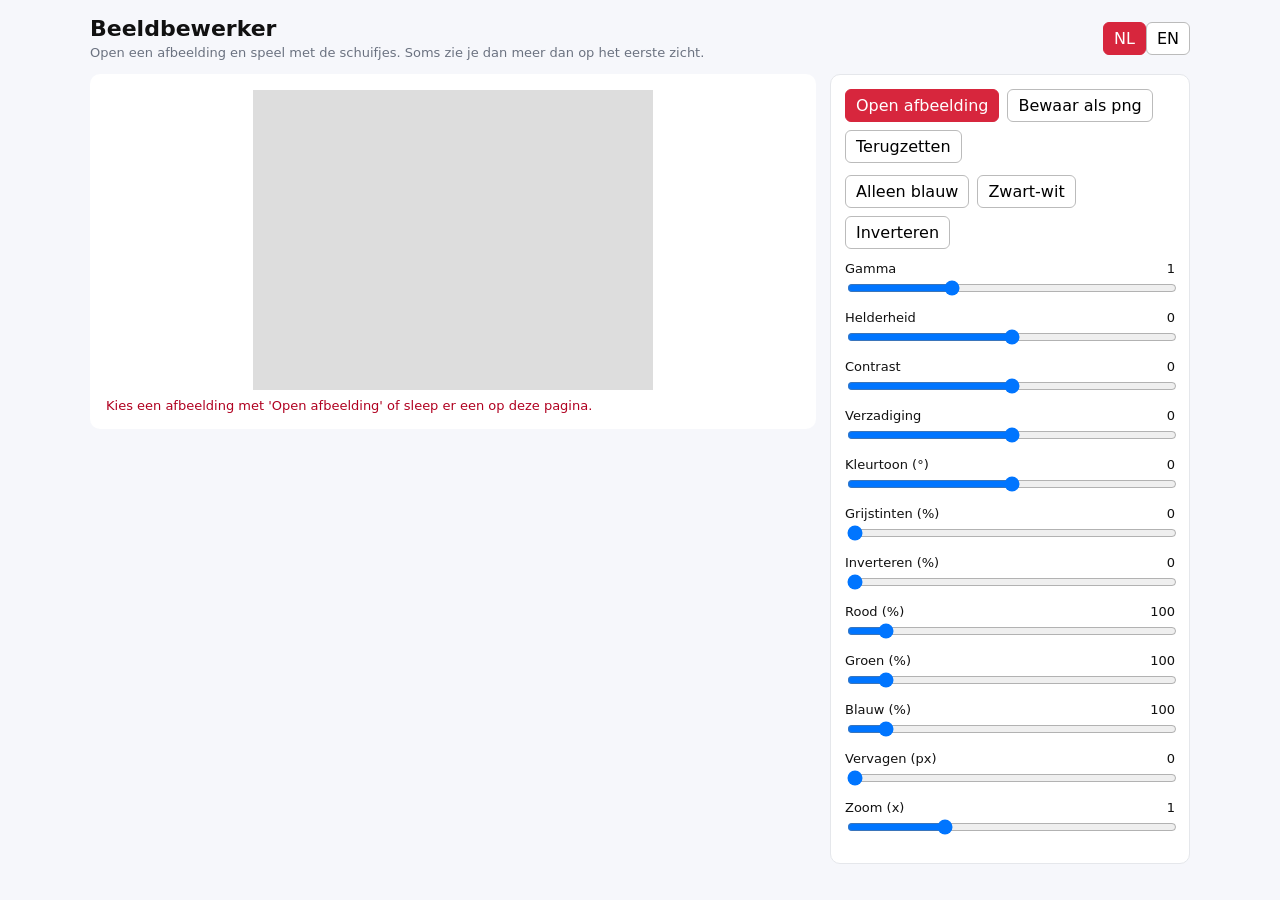
<file: challenges/_gedeeld/beeldbewerker/index.html>
<!doctype html>
<html lang="nl">
<head>
  <meta charset="utf-8">
  <meta name="viewport" content="width=device-width, initial-scale=1">
  <title>Beeldbewerker</title>
  <style>
    :root{--accent:#d7263d;--bg:#f6f7fb;--card:#fff;--rand:#e5e7eb;--muted:#6b7280}
    *{box-sizing:border-box}
    body{font-family:system-ui,-apple-system,"Segoe UI",Roboto,Arial,sans-serif;background:var(--bg);color:#111;margin:0;padding:16px}
    main{max-width:1100px;margin:0 auto}
    header{display:flex;justify-content:space-between;align-items:center;gap:8px;flex-wrap:wrap}
    h1{margin:0 0 4px;font-size:22px}
    .klein{color:var(--muted);font-size:13px}
    .kolommen{display:grid;grid-template-columns:minmax(0,1fr) 360px;gap:14px;margin-top:14px;align-items:start}
    @media(max-width:850px){.kolommen{grid-template-columns:1fr}}
    .kaart{background:var(--card);border:1px solid var(--rand);border-radius:10px;padding:14px}
    #scherm{display:block;max-width:100%;height:auto;margin:0 auto;background:#ddd}
    #drop{border:2px dashed transparent;border-radius:10px}
    #drop.over{border-color:var(--accent)}
    .regel{margin-bottom:10px}
    .regel label{display:flex;justify-content:space-between;font-size:13px;margin-bottom:2px}
    .regel input[type=range]{width:100%}
    button,input[type=number]{font:inherit;padding:6px 10px;border:1px solid #bbb;border-radius:6px;background:#fff;cursor:pointer}
    button.primair{background:var(--accent);border-color:var(--accent);color:#fff}
    .taal button.actief{background:var(--accent);border-color:var(--accent);color:#fff}
    .rij{display:flex;gap:8px;flex-wrap:wrap;margin-bottom:12px}
    .melding{color:#b00020;font-size:13px;margin-top:8px}
    input[type=file]{display:none}
  </style>
</head>
<body>
<main>
  <header>
    <div>
      <h1 id="titel"></h1>
      <div class="klein" id="uitleg"></div>
    </div>
    <div class="taal"><button id="taal-nl">NL</button><button id="taal-en">EN</button></div>
  </header>

  <div class="kolommen">
    <div class="kaart" id="drop">
      <canvas id="scherm" width="400" height="300"></canvas>
      <div class="melding" id="melding"></div>
    </div>
    <div class="kaart">
      <div class="rij">
        <button id="open" class="primair"></button>
        <button id="bewaar"></button>
        <button id="reset"></button>
        <button id="standaard" hidden></button>
      </div>
      <input type="file" id="bestand" accept="image/*">
      <div class="rij">
        <button data-voorinstelling="blauw"></button>
        <button data-voorinstelling="bw"></button>
        <button data-voorinstelling="invert"></button>
      </div>
      <div id="regelaars"></div>
    </div>
  </div>
</main>

<script>
  const TEKST = {
    nl: {
      titel: "Beeldbewerker", uitleg: "Open een afbeelding en speel met de schuifjes. Soms zie je dan meer dan op het eerste zicht.",
      open: "Open afbeelding", bewaar: "Bewaar als png", reset: "Terugzetten", standaard: "Standaardafbeelding",
      voorinstellingen: { blauw: "Alleen blauw", bw: "Zwart-wit", invert: "Inverteren" },
      geenAfbeelding: "Kies een afbeelding met 'Open afbeelding' of sleep er een op deze pagina.",
      kanNietLaden: "Deze afbeelding kon niet geladen worden. Kies ze met 'Open afbeelding'.",
      beveiligd: "Je browser laat bewerken van deze afbeelding niet toe via de URL. Kies ze met 'Open afbeelding'.",
      regelaars: {
        gamma: "Gamma", helderheid: "Helderheid", contrast: "Contrast", verzadiging: "Verzadiging",
        kleurtoon: "Kleurtoon (°)", grijs: "Grijstinten (%)", invert: "Inverteren (%)",
        rood: "Rood (%)", groen: "Groen (%)", blauw: "Blauw (%)", vervaging: "Vervagen (px)", zoom: "Zoom (x)",
      },
    },
    en: {
      titel: "Image editor", uitleg: "Open an image and play with the sliders. Sometimes you see more than meets the eye.",
      open: "Open image", bewaar: "Save as png", reset: "Reset", standaard: "Default image",
      voorinstellingen: { blauw: "Blue only", bw: "Black and white", invert: "Invert" },
      geenAfbeelding: "Pick an image with 'Open image' or drop one on this page.",
      kanNietLaden: "This image could not be loaded. Pick it with 'Open image'.",
      beveiligd: "Your browser does not allow editing this image through the URL. Pick it with 'Open image'.",
      regelaars: {
        gamma: "Gamma", helderheid: "Brightness", contrast: "Contrast", verzadiging: "Saturation",
        kleurtoon: "Hue (°)", grijs: "Grayscale (%)", invert: "Invert (%)",
        rood: "Red (%)", groen: "Green (%)", blauw: "Blue (%)", vervaging: "Blur (px)", zoom: "Zoom (x)",
      },
    },
  };
  // sleutel: [min, max, stap, standaard]
  const REGELAARS = {
    gamma: [0.1, 3, 0.05, 1], helderheid: [-100, 100, 1, 0], contrast: [-100, 100, 1, 0],
    verzadiging: [-100, 100, 1, 0], kleurtoon: [-180, 180, 1, 0], grijs: [0, 100, 1, 0], invert: [0, 100, 1, 0],
    rood: [0, 1000, 5, 100], groen: [0, 1000, 5, 100], blauw: [0, 1000, 5, 100], vervaging: [0, 10, 1, 0], zoom: [0.2, 3, 0.05, 1],
  };
  const VOORINSTELLINGEN = {
    blauw: { rood: 0, groen: 0, blauw: 1000 },
    bw: { grijs: 100 },
    invert: { invert: 100 },
  };
  // Worden bij het bouwen ingevuld: ./jr shared build beeldbewerker --set afbeelding=pad/naar/afbeelding.png --set taal=en
  // De afbeelding zit dan ingebouwd (data-URL), zodat de pagina ook zonder webserver of internet werkt.
  const STANDAARD_AFBEELDING = "";
  const STANDAARD_TAAL = "nl";
  const MAX_ZIJDE = 1600;
  const $ = (id) => document.getElementById(id);
  const doek = $("scherm"), ctx = doek.getContext("2d", { willReadFrequently: true });
  let taal = "nl", waarden = {}, bron = null, origineel = null, urlAfbeelding = "";

  const standaard = () => Object.fromEntries(Object.entries(REGELAARS).map(([k, v]) => [k, v[3]]));
  waarden = standaard();

  // ----- toestand in de URL (#...) -----
  function lees() {
    const q = new URLSearchParams(location.hash.slice(1));
    taal = TEKST[q.get("t")] ? q.get("t") : (TEKST[STANDAARD_TAAL] ? STANDAARD_TAAL : "nl");
    waarden = standaard();
    for (const k of Object.keys(REGELAARS)) if (q.has(k) && !isNaN(parseFloat(q.get(k)))) waarden[k] = parseFloat(q.get(k));
    urlAfbeelding = q.get("afbeelding") || "";
  }
  function bewaar() {
    const q = new URLSearchParams();
    q.set("t", taal);
    if (urlAfbeelding) q.set("afbeelding", urlAfbeelding);
    const s = standaard();
    for (const k of Object.keys(REGELAARS)) if (waarden[k] !== s[k]) q.set(k, waarden[k]);
    history.replaceState(null, "", "#" + q.toString());
  }

  // ----- beeldbewerking -----
  function toepassen() {
    if (!origineel) return;
    const w = waarden, b = origineel.width, h = origineel.height;
    const data = new ImageData(new Uint8ClampedArray(origineel.data), b, h), d = data.data;
    const invGamma = 1 / w.gamma, helder = w.helderheid * 2.55;
    const c = (259 * (w.contrast * 2.55 + 255)) / (255 * (259 - w.contrast * 2.55));
    const kanaal = [w.rood / 100, w.groen / 100, w.blauw / 100];
    const hoek = (w.kleurtoon * Math.PI) / 180, cos = Math.cos(hoek), sin = Math.sin(hoek);
    const sat = 1 + w.verzadiging / 100, grijs = w.grijs / 100, inv = w.invert / 100;
    for (let i = 0; i < d.length; i += 4) {
      let v = [d[i], d[i + 1], d[i + 2]];
      for (let k = 0; k < 3; k++) {
        let x = Math.pow(Math.max(v[k] / 255, 0), invGamma) * 255; // gamma
        x = x * kanaal[k] + helder;                 // kanaalversterking en helderheid
        v[k] = c * (x - 128) + 128;                 // contrast
      }
      const l = 0.299 * v[0] + 0.587 * v[1] + 0.114 * v[2];
      v = v.map((x) => l + (x - l) * sat);          // verzadiging
      if (w.kleurtoon) {                            // kleurtoon (rotatie in YIQ-achtige ruimte)
        const [r, g, bl] = v;
        v = [
          (0.299 + 0.701 * cos + 0.168 * sin) * r + (0.587 - 0.587 * cos + 0.330 * sin) * g + (0.114 - 0.114 * cos - 0.497 * sin) * bl,
          (0.299 - 0.299 * cos - 0.328 * sin) * r + (0.587 + 0.413 * cos + 0.035 * sin) * g + (0.114 - 0.114 * cos + 0.292 * sin) * bl,
          (0.299 - 0.300 * cos + 1.250 * sin) * r + (0.587 - 0.588 * cos - 1.050 * sin) * g + (0.114 + 0.886 * cos - 0.203 * sin) * bl,
        ];
      }
      if (grijs) { const g2 = 0.299 * v[0] + 0.587 * v[1] + 0.114 * v[2]; v = v.map((x) => x + (g2 - x) * grijs); }
      if (inv) v = v.map((x) => x + (255 - 2 * Math.max(0, Math.min(255, x))) * inv);
      d[i] = v[0]; d[i + 1] = v[1]; d[i + 2] = v[2];
    }
    const tmp = document.createElement("canvas");
    tmp.width = b; tmp.height = h;
    tmp.getContext("2d").putImageData(data, 0, 0);
    const maxB = 900, schaal = Math.min(1, maxB / b) * w.zoom;
    doek.width = Math.max(1, Math.round(b * schaal)); doek.height = Math.max(1, Math.round(h * schaal));
    ctx.imageSmoothingEnabled = false;                // harde pixels, handig bij QR-codes
    ctx.filter = w.vervaging ? `blur(${w.vervaging}px)` : "none";
    ctx.drawImage(tmp, 0, 0, doek.width, doek.height);
    ctx.filter = "none";
    bewaar();
  }

  // ----- afbeelding laden -----
  function toon(img, melding = "") {
    // Grote foto's verkleinen we tot MAX_ZIJDE, anders worden de schuifjes traag. Kleine afbeeldingen blijven onaangetast.
    const f = Math.min(1, MAX_ZIJDE / Math.max(img.naturalWidth, img.naturalHeight));
    const c = document.createElement("canvas");
    c.width = Math.round(img.naturalWidth * f); c.height = Math.round(img.naturalHeight * f);
    const cx = c.getContext("2d", { willReadFrequently: true });
    cx.imageSmoothingQuality = "high";
    cx.drawImage(img, 0, 0, c.width, c.height);
    try { origineel = cx.getImageData(0, 0, c.width, c.height); }
    catch { origineel = null; $("melding").textContent = TEKST[taal].beveiligd; return; }
    $("melding").textContent = melding;
    toepassen();
  }
  function laadBestand(f) {
    if (!f || !f.type.startsWith("image/")) return;
    const url = URL.createObjectURL(f), img = new Image();
    img.onload = () => { urlAfbeelding = ""; toon(img); URL.revokeObjectURL(url); };
    img.onerror = () => { $("melding").textContent = TEKST[taal].kanNietLaden; };
    img.src = url;
  }
  // Volgorde bij het openen: afbeelding uit de URL (#afbeelding=...), anders de ingebouwde standaardafbeelding.
  function laadStartafbeelding() {
    const src = urlAfbeelding || STANDAARD_AFBEELDING;
    if (!src) { $("melding").textContent = TEKST[taal].geenAfbeelding; return; }
    const img = new Image();
    img.onload = () => toon(img);
    img.onerror = () => { $("melding").textContent = TEKST[taal].kanNietLaden; };
    img.src = src;
  }
  function laadStandaard() {
    urlAfbeelding = "";
    const img = new Image();
    img.onload = () => toon(img);
    img.src = STANDAARD_AFBEELDING;
    bewaar();
  }

  // ----- tekenen van de bediening -----
  function tekenRegelaars() {
    const t = TEKST[taal], houder = $("regelaars");
    houder.innerHTML = "";
    for (const [k, [min, max, stap]] of Object.entries(REGELAARS)) {
      const div = document.createElement("div");
      div.className = "regel";
      div.innerHTML = `<label><span>${t.regelaars[k]}</span><span id="w-${k}"></span></label>
        <input type="range" id="r-${k}" min="${min}" max="${max}" step="${stap}">`;
      houder.appendChild(div);
      const inp = div.querySelector("input"), uit = div.querySelector(`#w-${k}`);
      inp.value = waarden[k]; uit.textContent = waarden[k];
      inp.addEventListener("input", () => { waarden[k] = parseFloat(inp.value); uit.textContent = waarden[k]; toepassen(); });
    }
  }
  function tekenTaal() {
    const t = TEKST[taal];
    document.documentElement.lang = taal;
    $("titel").textContent = t.titel; $("uitleg").textContent = t.uitleg;
    $("open").textContent = t.open; $("bewaar").textContent = t.bewaar; $("reset").textContent = t.reset;
    $("standaard").textContent = t.standaard; $("standaard").hidden = !STANDAARD_AFBEELDING;
    document.querySelectorAll("[data-voorinstelling]").forEach((b) => (b.textContent = t.voorinstellingen[b.dataset.voorinstelling]));
    $("taal-nl").classList.toggle("actief", taal === "nl"); $("taal-en").classList.toggle("actief", taal === "en");
    tekenRegelaars();
  }

  $("open").addEventListener("click", () => $("bestand").click());
  $("bestand").addEventListener("change", (e) => laadBestand(e.target.files[0]));
  $("standaard").addEventListener("click", laadStandaard);
  $("reset").addEventListener("click", () => { waarden = standaard(); tekenRegelaars(); toepassen(); });
  $("bewaar").addEventListener("click", () => {
    doek.toBlob((blob) => {
      if (!blob) return;
      const a = document.createElement("a");
      a.href = URL.createObjectURL(blob); a.download = "bewerkt.png"; a.click();
    });
  });
  document.querySelectorAll("[data-voorinstelling]").forEach((b) => b.addEventListener("click", () => {
    waarden = { ...waarden, ...VOORINSTELLINGEN[b.dataset.voorinstelling] };  // combineert met wat al staat: Alleen blauw + Inverteren
    tekenRegelaars(); toepassen();
  }));
  $("taal-nl").addEventListener("click", () => { taal = "nl"; tekenTaal(); bewaar(); });
  $("taal-en").addEventListener("click", () => { taal = "en"; tekenTaal(); bewaar(); });
  const drop = $("drop");
  ["dragenter", "dragover"].forEach((n) => drop.addEventListener(n, (e) => { e.preventDefault(); drop.classList.add("over"); }));
  ["dragleave", "drop"].forEach((n) => drop.addEventListener(n, (e) => { e.preventDefault(); drop.classList.remove("over"); }));
  drop.addEventListener("drop", (e) => laadBestand(e.dataTransfer.files[0]));

  lees();
  tekenTaal();
  laadStartafbeelding();
</script>
</body>
</html>
</file>
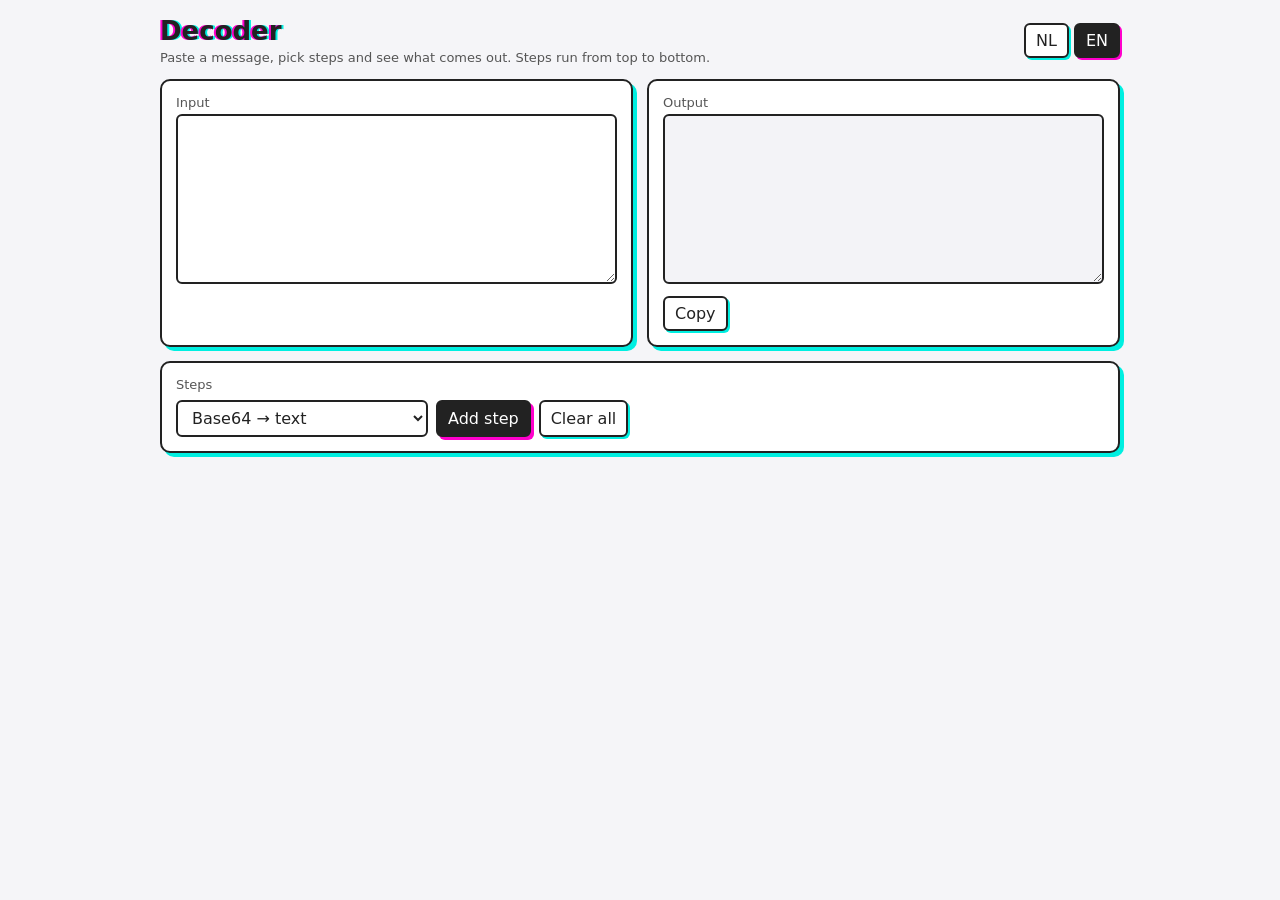
<file: challenges/_gedeeld/decoder/index.html>
<!doctype html>
<html lang="nl">
<head>
  <meta charset="utf-8">
  <meta name="viewport" content="width=device-width, initial-scale=1">
  <title>Decoder</title>
  <style>
    :root{color-scheme:light;--accent:#222;--bg:#f5f5f8;--card:#fff;--rand:#222;--zacht:#d9d9e0;--muted:#555;--magenta:#ff00cc;--cyaan:#00efe1}
    *{box-sizing:border-box}
    body{font-family:system-ui,-apple-system,"Segoe UI",Roboto,Arial,sans-serif;background:var(--bg);color:#222;margin:0;padding:16px}
    main{max-width:960px;margin:0 auto}
    header{display:flex;justify-content:space-between;align-items:center;gap:8px;flex-wrap:wrap}
    h1{margin:0 0 4px;font-size:26px;text-shadow:-2px 0 var(--magenta),2px 0 var(--cyaan)}
    .kaart{background:var(--card);border:2px solid var(--rand);border-radius:10px;padding:14px;margin-top:14px;box-shadow:4px 4px 0 var(--cyaan)}
    .kolommen{display:grid;grid-template-columns:1fr 1fr;gap:14px}
    @media(max-width:700px){.kolommen{grid-template-columns:1fr}}
    label{display:block;font-size:13px;color:var(--muted);margin-bottom:4px}
    textarea{width:100%;height:170px;font-family:ui-monospace,Menlo,Consolas,monospace;font-size:14px;border:2px solid var(--rand);border-radius:6px;padding:8px;resize:vertical}
    textarea[readonly]{background:#f3f3f7}
    button,select,input{font:inherit;color:#222;padding:6px 10px;border:2px solid var(--accent);border-radius:6px;background:#fff}
    button{cursor:pointer;box-shadow:2px 2px 0 var(--cyaan)}
    button:hover{box-shadow:2px 2px 0 var(--magenta)}
    button:focus-visible,input:focus-visible,select:focus-visible,textarea:focus-visible,a:focus-visible{outline:3px solid var(--magenta);outline-offset:2px}
    button.primair{background:var(--accent);color:#fff;box-shadow:3px 3px 0 var(--magenta)}
    .taal button.actief{background:var(--accent);color:#fff;box-shadow:2px 2px 0 var(--magenta)}
    .stap{display:flex;gap:8px;align-items:center;flex-wrap:wrap;padding:8px 0;border-top:1px solid var(--zacht)}
    .stap:first-child{border-top:0}
    .stap .nr{color:var(--muted);width:1.5em}
    .stap input{width:140px}
    .fout{color:#b3007f;font-size:13px;flex-basis:100%}
    .rij{display:flex;gap:8px;flex-wrap:wrap;margin-top:8px}
    .klein{color:var(--muted);font-size:13px}
  </style>
</head>
<body>
<main>
  <header>
    <div>
      <h1 id="titel"></h1>
      <div class="klein" id="uitleg"></div>
    </div>
    <div class="taal">
      <button id="taal-nl">NL</button>
      <button id="taal-en">EN</button>
    </div>
  </header>

  <div class="kolommen">
    <div class="kaart">
      <label for="invoer" id="l-invoer"></label>
      <textarea id="invoer" spellcheck="false"></textarea>
    </div>
    <div class="kaart">
      <label for="uitvoer" id="l-uitvoer"></label>
      <textarea id="uitvoer" readonly></textarea>
      <div class="rij"><button id="kopieer"></button></div>
    </div>
  </div>

  <div class="kaart">
    <label id="l-stappen"></label>
    <div id="stappen"></div>
    <div class="rij">
      <select id="nieuw"></select>
      <button id="voegtoe" class="primair"></button>
      <button id="wis"></button>
    </div>
  </div>
</main>

<script>
  // ----- teksten -----
  const TEKST = {
    nl: {
      titel: "Decoder", uitleg: "Plak een bericht, kies stappen en zie wat eruit komt. De stappen worden van boven naar onder uitgevoerd.",
      invoer: "Invoer", uitvoer: "Uitvoer", stappen: "Stappen", kopieer: "Kopieer", gekopieerd: "Gekopieerd!",
      voegtoe: "Stap toevoegen", wis: "Alles wissen", verwijder: "Verwijder", omhoog: "Omhoog", omlaag: "Omlaag",
      sleutel: "sleutel", n: "N",
      ops: {
        "van-base64": "Base64 → tekst", "naar-base64": "Tekst → Base64",
        "van-hex": "Hexadecimaal → tekst", "naar-hex": "Tekst → hexadecimaal",
        "van-binair": "Binair → tekst", "naar-binair": "Tekst → binair",
        "van-morse": "Morse → tekst", "naar-morse": "Tekst → morse",
        "rot": "ROT-N (letters verschuiven)",
        "xor-naar-hex": "XOR met sleutel (tekst → hex)", "xor-van-hex": "XOR met sleutel (hex → tekst)",
      },
      fouten: {
        base64: "Dit is geen geldige Base64.", hex: "Dit is geen geldige hexadecimale tekst.",
        binair: "Dit is geen geldige binaire tekst (enkel 0 en 1).", tekst: "Het resultaat is geen leesbare tekst.",
        sleutel: "Vul een sleutel in.", morse: "Onbekend morseteken.", onbekend: "Onbekende stap.",
      },
    },
    en: {
      titel: "Decoder", uitleg: "Paste a message, pick steps and see what comes out. Steps run from top to bottom.",
      invoer: "Input", uitvoer: "Output", stappen: "Steps", kopieer: "Copy", gekopieerd: "Copied!",
      voegtoe: "Add step", wis: "Clear all", verwijder: "Remove", omhoog: "Up", omlaag: "Down",
      sleutel: "key", n: "N",
      ops: {
        "van-base64": "Base64 → text", "naar-base64": "Text → Base64",
        "van-hex": "Hexadecimal → text", "naar-hex": "Text → hexadecimal",
        "van-binair": "Binary → text", "naar-binair": "Text → binary",
        "van-morse": "Morse → text", "naar-morse": "Text → morse",
        "rot": "ROT-N (shift letters)",
        "xor-naar-hex": "XOR with key (text → hex)", "xor-van-hex": "XOR with key (hex → text)",
      },
      fouten: {
        base64: "This is not valid Base64.", hex: "This is not valid hexadecimal text.",
        binair: "This is not valid binary text (only 0 and 1).", tekst: "The result is not readable text.",
        sleutel: "Enter a key.", morse: "Unknown morse symbol.", onbekend: "Unknown step.",
      },
    },
  };
  const MORSE = {
    A: ".-", B: "-...", C: "-.-.", D: "-..", E: ".", F: "..-.", G: "--.", H: "....", I: "..", J: ".---", K: "-.-",
    L: ".-..", M: "--", N: "-.", O: "---", P: ".--.", Q: "--.-", R: ".-.", S: "...", T: "-", U: "..-", V: "...-",
    W: ".--", X: "-..-", Y: "-.--", Z: "--..", 0: "-----", 1: ".----", 2: "..---", 3: "...--", 4: "....-",
    5: ".....", 6: "-....", 7: "--...", 8: "---..", 9: "----.", "-": "-....-",
  };
  const OMGEKEERD = Object.fromEntries(Object.entries(MORSE).map(([k, v]) => [v, k]));
  const MET_PARAM = { rot: { type: "number", standaard: "13" }, "xor-naar-hex": { type: "text" }, "xor-van-hex": { type: "text" } };

  // ----- bewerkingen: tekst -> tekst -----
  class Fout extends Error {}
  const enc = new TextEncoder(), dec = new TextDecoder("utf-8", { fatal: true });
  const naarTekst = (bytes) => { try { return dec.decode(bytes); } catch { throw new Fout("tekst"); } };
  const hexNaarBytes = (s) => {
    s = s.replace(/\s+/g, "").replace(/^0x/i, "");
    if (!/^[0-9a-f]*$/i.test(s) || s.length % 2) throw new Fout("hex");
    return Uint8Array.from(s.match(/../g) || [], (h) => parseInt(h, 16));
  };
  const bytesNaarHex = (b) => Array.from(b, (x) => x.toString(16).padStart(2, "0")).join("").toUpperCase();
  const xor = (bytes, sleutel) => {
    const k = enc.encode(sleutel);
    if (!k.length) throw new Fout("sleutel");
    return bytes.map((b, i) => b ^ k[i % k.length]);
  };
  const BEWERKINGEN = {
    "van-base64": (s) => {
      s = s.replace(/\s+/g, "").replace(/-/g, "+").replace(/_/g, "/");
      s += "=".repeat((4 - (s.length % 4)) % 4);
      try { return naarTekst(Uint8Array.from(atob(s), (c) => c.charCodeAt(0))); }
      catch (e) { throw e instanceof Fout ? e : new Fout("base64"); }
    },
    "naar-base64": (s) => btoa(String.fromCharCode(...enc.encode(s))),
    "van-hex": (s) => naarTekst(hexNaarBytes(s)),
    "naar-hex": (s) => bytesNaarHex(enc.encode(s)),
    "van-binair": (s) => {
      const delen = s.trim().split(/\s+/).filter(Boolean);
      const groepen = delen.length === 1 && delen[0].length > 8 ? delen[0].match(/.{1,8}/g) : delen;
      if (!groepen.every((g) => /^[01]+$/.test(g))) throw new Fout("binair");
      return naarTekst(Uint8Array.from(groepen, (g) => parseInt(g, 2)));
    },
    "naar-binair": (s) => Array.from(enc.encode(s), (b) => b.toString(2).padStart(8, "0")).join(" "),
    "van-morse": (s) => s.trim().split(/\s{3,}|\s*[\/|]\s*/).map((w) => w.split(/\s+/).filter(Boolean).map((c) => {
      if (!(c in OMGEKEERD)) throw new Fout("morse");
      return OMGEKEERD[c];
    }).join("")).join(" "),
    "naar-morse": (s) => Array.from(s.toUpperCase(), (c) => (c === " " ? "/" : MORSE[c] ?? "?")).join(" "),
    "rot": (s, p) => {
      const n = (((parseInt(p, 10) || 0) % 26) + 26) % 26;
      return s.replace(/[a-z]/gi, (c) => {
        const basis = c <= "Z" ? 65 : 97;
        return String.fromCharCode(((c.charCodeAt(0) - basis + n) % 26) + basis);
      });
    },
    "xor-naar-hex": (s, p) => bytesNaarHex(xor(enc.encode(s), p || "")),
    "xor-van-hex": (s, p) => naarTekst(xor(hexNaarBytes(s), p || "")),
  };

  // ----- toestand: staat ook in de URL (#...) zodat je een opstelling kunt delen -----
  let taal = "nl";
  let stappen = []; // { op, param }
  const $ = (id) => document.getElementById(id);

  function lees() {
    const q = new URLSearchParams(location.hash.slice(1));
    taal = TEKST[q.get("t")] ? q.get("t") : (localStorage.getItem("taal") || (navigator.language.startsWith("en") ? "en" : "nl"));
    if (!TEKST[taal]) taal = "nl";
    $("invoer").value = q.get("i") || "";
    stappen = (q.get("s") || "").split(",").filter(Boolean).map((x) => {
      const [op, ...rest] = x.split(":");
      return { op, param: decodeURIComponent(rest.join(":")) };
    }).filter((x) => BEWERKINGEN[x.op]);
  }
  function bewaar() {
    const q = new URLSearchParams();
    q.set("t", taal);
    if ($("invoer").value) q.set("i", $("invoer").value);
    if (stappen.length) q.set("s", stappen.map((x) => x.op + (x.param ? ":" + encodeURIComponent(x.param) : "")).join(","));
    history.replaceState(null, "", "#" + q.toString());
    try { localStorage.setItem("taal", taal); } catch {}
  }

  // ----- uitvoeren -----
  function uitvoeren() {
    const t = TEKST[taal];
    let waarde = $("invoer").value, mislukt = false;
    document.querySelectorAll(".fout").forEach((e) => e.remove());
    stappen.forEach((st, i) => {
      if (mislukt) return;
      try { waarde = BEWERKINGEN[st.op](waarde, st.param); }
      catch (e) {
        mislukt = true;
        const rij = document.querySelectorAll(".stap")[i];
        const div = document.createElement("div");
        div.className = "fout";
        div.textContent = t.fouten[e instanceof Fout ? e.message : "onbekend"];
        rij.appendChild(div);
      }
    });
    $("uitvoer").value = mislukt ? "" : waarde;
    $("uitvoer").textContent = $("uitvoer").value;
    bewaar();
  }

  // ----- tekenen -----
  function tekenStappen() {
    const t = TEKST[taal], houder = $("stappen");
    houder.innerHTML = "";
    stappen.forEach((st, i) => {
      const rij = document.createElement("div");
      rij.className = "stap";
      rij.innerHTML = `<span class="nr">${i + 1}.</span><strong>${t.ops[st.op]}</strong>`;
      const meta = MET_PARAM[st.op];
      if (meta) {
        const inp = document.createElement("input");
        inp.type = meta.type;
        inp.placeholder = st.op === "rot" ? t.n : t.sleutel;
        inp.value = st.param ?? "";
        inp.addEventListener("input", () => { st.param = inp.value; uitvoeren(); });
        rij.appendChild(inp);
      }
      const knop = (tekst, actie) => {
        const b = document.createElement("button");
        b.textContent = tekst; b.addEventListener("click", actie); rij.appendChild(b);
      };
      knop("↑", () => { if (i) { [stappen[i - 1], stappen[i]] = [stappen[i], stappen[i - 1]]; teken(); } });
      knop("↓", () => { if (i < stappen.length - 1) { [stappen[i + 1], stappen[i]] = [stappen[i], stappen[i + 1]]; teken(); } });
      knop("✕", () => { stappen.splice(i, 1); teken(); });
      houder.appendChild(rij);
    });
  }
  function tekenTaal() {
    const t = TEKST[taal];
    document.documentElement.lang = taal;
    $("titel").textContent = t.titel; $("uitleg").textContent = t.uitleg;
    $("l-invoer").textContent = t.invoer; $("l-uitvoer").textContent = t.uitvoer; $("l-stappen").textContent = t.stappen;
    $("kopieer").textContent = t.kopieer; $("voegtoe").textContent = t.voegtoe; $("wis").textContent = t.wis;
    const keuze = $("nieuw"), huidig = keuze.value;
    keuze.innerHTML = Object.entries(t.ops).map(([k, v]) => `<option value="${k}">${v}</option>`).join("");
    if (huidig) keuze.value = huidig;
    $("taal-nl").classList.toggle("actief", taal === "nl"); $("taal-en").classList.toggle("actief", taal === "en");
  }
  function teken() { tekenTaal(); tekenStappen(); uitvoeren(); }

  $("invoer").addEventListener("input", uitvoeren);
  $("voegtoe").addEventListener("click", () => {
    const op = $("nieuw").value;
    stappen.push({ op, param: MET_PARAM[op]?.standaard ?? "" });
    teken();
  });
  $("wis").addEventListener("click", () => { stappen = []; $("invoer").value = ""; teken(); });
  $("kopieer").addEventListener("click", async () => {
    try { await navigator.clipboard.writeText($("uitvoer").value); } catch { $("uitvoer").select(); document.execCommand("copy"); }
    const t = TEKST[taal]; $("kopieer").textContent = t.gekopieerd; setTimeout(() => ($("kopieer").textContent = t.kopieer), 1200);
  });
  $("taal-nl").addEventListener("click", () => { taal = "nl"; teken(); });
  $("taal-en").addEventListener("click", () => { taal = "en"; teken(); });
  window.addEventListener("hashchange", () => { lees(); teken(); });

  lees();
  teken();
</script>
</body>
</html>
</file>
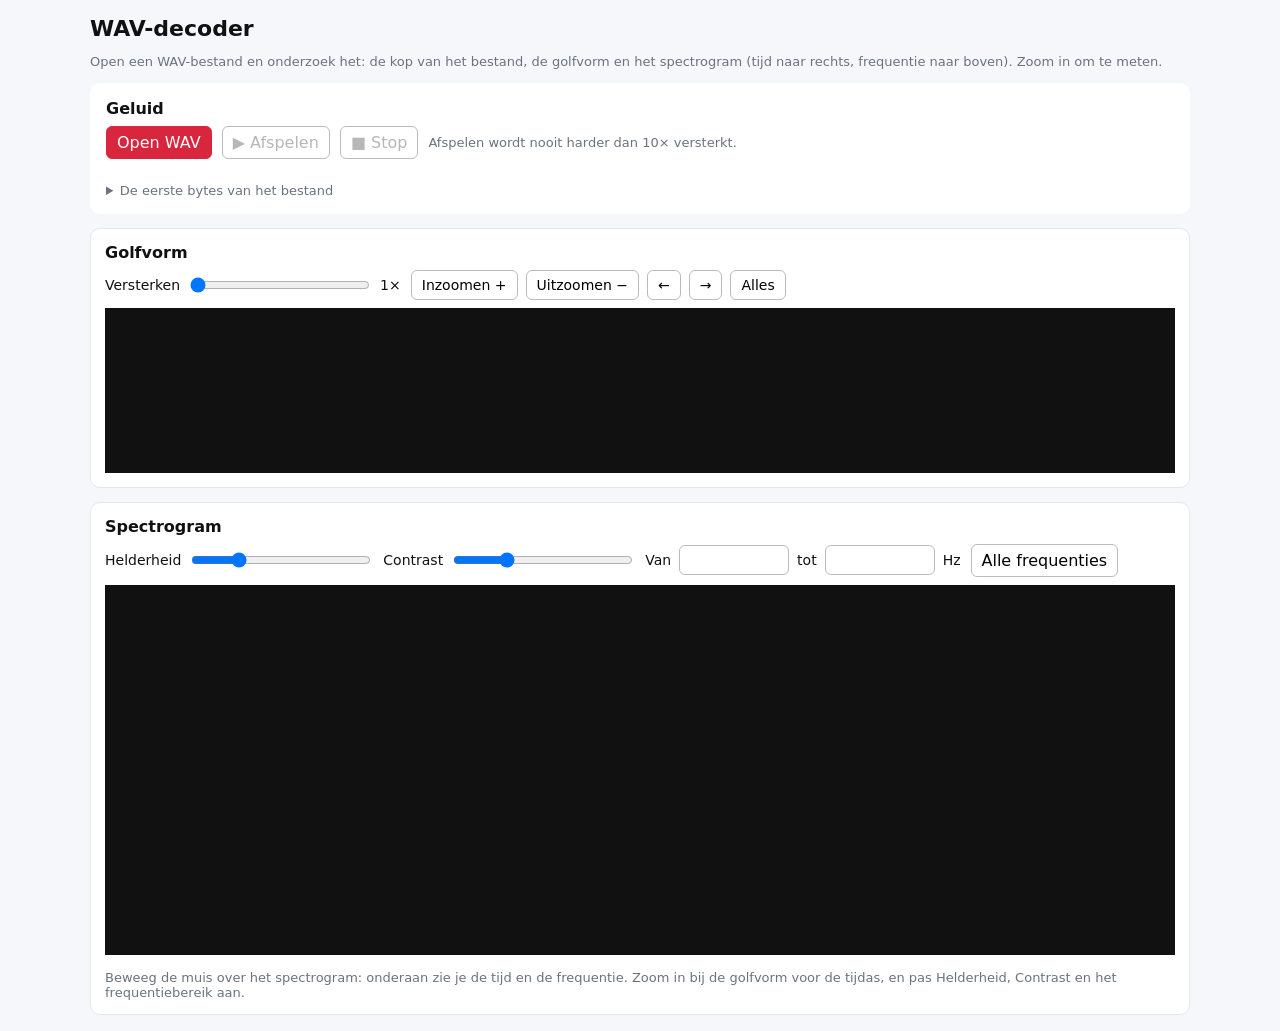
<file: challenges/_gedeeld/wav-decoder/index.html>
<!doctype html>
<html lang="nl">
<head>
  <meta charset="utf-8">
  <meta name="viewport" content="width=device-width, initial-scale=1">
  <title>WAV-decoder</title>
  <style>
    :root{--accent:#d7263d;--bg:#f6f7fb;--card:#fff;--rand:#e5e7eb;--muted:#6b7280}
    *{box-sizing:border-box}
    body{font-family:system-ui,-apple-system,"Segoe UI",Roboto,Arial,sans-serif;background:var(--bg);color:#111;margin:0;padding:16px}
    main{max-width:1100px;margin:0 auto}
    h1{margin:0 0 4px;font-size:22px}
    .klein{color:var(--muted);font-size:13px}
    .kaart{background:var(--card);border:1px solid var(--rand);border-radius:10px;padding:14px;margin-top:14px}
    .kaart h2{margin:0 0 8px;font-size:16px}
    canvas{display:block;width:100%;height:auto;background:#111;cursor:crosshair}
    button,input[type=number]{font:inherit;padding:6px 10px;border:1px solid #bbb;border-radius:6px;background:#fff;cursor:pointer}
    button.primair{background:var(--accent);border-color:var(--accent);color:#fff}
    input[type=number]{cursor:text;width:110px}
    input[type=file]{display:none}
    .rij{display:flex;gap:10px;flex-wrap:wrap;align-items:center;margin:8px 0}
    .regel{display:flex;align-items:center;gap:8px;font-size:14px}
    .regel input[type=range]{width:180px}
    .melding{color:#b00020;font-size:13px;min-height:1.2em}
    #drop{border:2px dashed transparent}
    #drop.over{border-color:var(--accent)}
    pre{margin:6px 0 0;font-size:13px;white-space:pre-wrap;word-break:break-all}
    dl{display:grid;grid-template-columns:max-content 1fr;gap:2px 14px;margin:0;font-size:14px}
    dt{color:var(--muted)}
    dd{margin:0;font-family:ui-monospace,Menlo,Consolas,monospace}
    #status{font-family:ui-monospace,Menlo,Consolas,monospace;font-size:13px;min-height:1.2em;color:var(--muted)}
  </style>
</head>
<body>
<main>
  <h1>WAV-decoder</h1>
  <p class="klein">Open een WAV-bestand en onderzoek het: de kop van het bestand, de golfvorm en het spectrogram (tijd naar rechts, frequentie naar boven). Zoom in om te meten.</p>

  <div class="kaart" id="drop">
    <h2>Geluid</h2>
    <div class="rij">
      <button id="open" class="primair" type="button">Open WAV</button>
      <button id="standaard" type="button" hidden>Standaardgeluid</button>
      <button id="speel" type="button" disabled>&#9654; Afspelen</button>
      <button id="stop" type="button" disabled>&#9632; Stop</button>
      <span class="klein">Afspelen wordt nooit harder dan 10&times; versterkt.</span>
    </div>
    <input type="file" id="bestand" accept=".wav,audio/wav,audio/x-wav">
    <div class="melding" id="melding"></div>
    <dl id="info"></dl>
    <details><summary class="klein">De eerste bytes van het bestand</summary><pre id="bytes"></pre></details>
  </div>

  <div class="kaart">
    <h2>Golfvorm</h2>
    <div class="rij">
      <label class="regel">Versterken <input type="range" id="gain" min="0" max="100" value="0"> <span id="gain-w">1&times;</span></label>
      <span class="regel"><button id="zin" type="button">Inzoomen +</button><button id="zuit" type="button">Uitzoomen &minus;</button>
        <button id="zlinks" type="button">&larr;</button><button id="zrechts" type="button">&rarr;</button><button id="zalles" type="button">Alles</button></span>
    </div>
    <canvas id="golf" width="1100" height="170"></canvas>
  </div>

  <div class="kaart">
    <h2>Spectrogram</h2>
    <div class="rij">
      <label class="regel">Helderheid <input type="range" id="helder" min="-10" max="40" value="2"></label>
      <label class="regel">Contrast <input type="range" id="contrast" min="8" max="80" value="28"></label>
      <label class="regel">Van <input type="number" id="fmin" min="0" step="100"> tot <input type="number" id="fmax" min="100" step="100"> Hz</label>
      <button id="fall" type="button">Alle frequenties</button>
    </div>
    <canvas id="spec" width="1100" height="380"></canvas>
    <div id="status"></div>
    <div class="klein">Beweeg de muis over het spectrogram: onderaan zie je de tijd en de frequentie. Zoom in bij de golfvorm voor de tijdas, en pas Helderheid, Contrast en het frequentiebereik aan.</div>
  </div>
</main>

<script>
"use strict";
const STANDAARD_GELUID = "";            // base64 van een WAV die bij het openen al geladen is (ingebouwd door generate.py)
const $ = (id) => document.getElementById(id);

// ---------- WAV lezen: we ontleden de bytes zelf, zodat we de kop kunnen tonen en geen audiospeler nodig hebben ----------
function leesWav(buf) {
  const v = new DataView(buf);
  const tag = (o) => String.fromCharCode(v.getUint8(o), v.getUint8(o + 1), v.getUint8(o + 2), v.getUint8(o + 3));
  if (buf.byteLength < 12 || tag(0) !== "RIFF" || tag(8) !== "WAVE") throw new Error("Dit is geen WAV-bestand: het begint niet met RIFF ... WAVE.");
  let o = 12, fmt = null, data = null;
  const brokken = [];
  while (o + 8 <= buf.byteLength) {
    const id = tag(o), len = v.getUint32(o + 4, true);
    brokken.push(id + " (" + len + " bytes)");
    if (id === "fmt ") fmt = { formaat: v.getUint16(o + 8, true), kanalen: v.getUint16(o + 10, true), sr: v.getUint32(o + 12, true), bits: v.getUint16(o + 22, true) };
    else if (id === "data") data = { start: o + 8, len: Math.min(len, buf.byteLength - (o + 8)) };
    o += 8 + len + (len & 1);
  }
  if (!fmt || !data) throw new Error("Dit WAV-bestand mist een 'fmt ' of 'data' deel.");
  const float = fmt.formaat === 3;
  if (!(fmt.formaat === 1 || fmt.formaat === 0xfffe || float) || ![8, 16, 24, 32].includes(fmt.bits)) throw new Error("Dit soort WAV (" + fmt.formaat + ", " + fmt.bits + " bit) ondersteunt de decoder niet. Gebruik PCM met 8, 16, 24 of 32 bit.");
  const bytes = fmt.bits / 8, kader = bytes * fmt.kanalen, n = Math.floor(data.len / kader);
  const samples = new Float32Array(n);
  for (let i = 0; i < n; i++) {
    let som = 0;
    for (let k = 0; k < fmt.kanalen; k++) {
      const p = data.start + i * kader + k * bytes;
      let x;
      if (float) x = v.getFloat32(p, true);
      else if (fmt.bits === 8) x = (v.getUint8(p) - 128) / 128;
      else if (fmt.bits === 16) x = v.getInt16(p, true) / 32768;
      else if (fmt.bits === 24) x = ((v.getUint8(p) | (v.getUint8(p + 1) << 8) | (v.getInt8(p + 2) << 16))) / 8388608;
      else x = v.getInt32(p, true) / 2147483648;
      som += x;
    }
    samples[i] = som / fmt.kanalen;
  }
  return { sr: fmt.sr, kanalen: fmt.kanalen, bits: fmt.bits, formaat: float ? "float" : "PCM", samples, duur: n / fmt.sr, brokken, grootte: buf.byteLength,
           eerste: Array.from(new Uint8Array(buf, 0, Math.min(48, buf.byteLength))) };
}

// ---------- FFT en spectrogram ----------
const N = 2048;
const HANN = Float32Array.from({ length: N }, (_, i) => 0.5 - 0.5 * Math.cos(2 * Math.PI * i / N));
const BITREV = (() => { const r = new Uint16Array(N); for (let i = 0; i < N; i++) { let x = i, y = 0; for (let b = 1; b < N; b <<= 1) { y = (y << 1) | (x & 1); x >>= 1; } r[i] = y; } return r; })();
const COS = Float32Array.from({ length: N / 2 }, (_, i) => Math.cos(2 * Math.PI * i / N));
const SIN = Float32Array.from({ length: N / 2 }, (_, i) => -Math.sin(2 * Math.PI * i / N));
function fft(re, im) {
  for (let i = 0; i < N; i++) { const j = BITREV[i]; if (j > i) { let t = re[i]; re[i] = re[j]; re[j] = t; t = im[i]; im[i] = im[j]; im[j] = t; } }
  for (let len = 2; len <= N; len <<= 1) {
    const half = len >> 1, stap = N / len;
    for (let i = 0; i < N; i += len) {
      for (let k = 0, w = 0; k < half; k++, w += stap) {
        const a = i + k, b = a + half;
        const tr = re[b] * COS[w] - im[b] * SIN[w], ti = re[b] * SIN[w] + im[b] * COS[w];
        re[b] = re[a] - tr; im[b] = im[a] - ti; re[a] += tr; im[a] += ti;
      }
    }
  }
}
function maakSpectrogram(samples, sr) {
  const bins = N / 2;
  const hop = Math.max(512, Math.ceil((samples.length - N) / 4000));  // hoogstens ongeveer 4000 kolommen
  const frames = Math.max(1, Math.floor((samples.length - N) / hop) + 1);
  const db = new Float32Array(frames * bins);
  const re = new Float32Array(N), im = new Float32Array(N);
  for (let f = 0; f < frames; f++) {
    const s = f * hop;
    for (let i = 0; i < N; i++) { re[i] = (samples[s + i] || 0) * HANN[i]; im[i] = 0; }
    fft(re, im);
    for (let b = 0; b < bins; b++) db[f * bins + b] = 10 * Math.log10(re[b] * re[b] + im[b] * im[b] + 1e-20);
  }
  // typisch niveau (mediaan) van een deel van de cellen: dat is de ruisvloer
  const sub = []; for (let i = 0; i < db.length; i += 7) sub.push(db[i]);
  sub.sort((a, b) => a - b);
  return { db, frames, bins, hop, mediaan: sub[Math.floor(sub.length / 2)], sr };
}

// ---------- toestand ----------
let wav = null, spec = null, ctxAudio = null, bron = null;
const view = { t0: 0, t1: 1 };
let versterking = 1;
const PLOT = { x0: 56, rechts: 8, boven: 6, onder: 22 };  // marges in beeldpunten, voor de assen

const gainVan = (waarde) => Math.pow(10, waarde / 100 * 2.3);  // 0..100 -> 1x..200x
function plotBreedte(c) { return c.width - PLOT.x0 - PLOT.rechts; }
function tijdVanX(c, x) { return view.t0 + (x - PLOT.x0) / plotBreedte(c) * (view.t1 - view.t0); }
function xVanTijd(c, t) { return PLOT.x0 + (t - view.t0) / (view.t1 - view.t0) * plotBreedte(c); }

function tekenTijdas(ctx, c) {
  const span = view.t1 - view.t0;
  const stappen = [0.01, 0.02, 0.05, 0.1, 0.2, 0.5, 1, 2, 5, 10, 20, 30, 60, 120];
  const stap = stappen.find((s) => span / s <= 12) || 300;
  ctx.fillStyle = "#ddd"; ctx.font = "12px system-ui,sans-serif"; ctx.textAlign = "center";
  ctx.strokeStyle = "rgba(255,255,255,.12)";
  for (let t = Math.ceil(view.t0 / stap) * stap; t <= view.t1; t += stap) {
    const x = Math.round(xVanTijd(c, t)) + 0.5;
    ctx.beginPath(); ctx.moveTo(x, PLOT.boven); ctx.lineTo(x, c.height - PLOT.onder); ctx.stroke();
    ctx.fillText((Math.round(t * 1000) / 1000) + " s", x, c.height - 6);
  }
}

// ---------- golfvorm ----------
function tekenGolf() {
  const c = $("golf"), ctx = c.getContext("2d");
  ctx.fillStyle = "#111"; ctx.fillRect(0, 0, c.width, c.height);
  if (!wav) return;
  const w = plotBreedte(c), h = c.height - PLOT.boven - PLOT.onder, mid = PLOT.boven + h / 2;
  tekenTijdas(ctx, c);
  ctx.strokeStyle = "rgba(255,255,255,.25)"; ctx.beginPath(); ctx.moveTo(PLOT.x0, mid); ctx.lineTo(PLOT.x0 + w, mid); ctx.stroke();
  const s0 = Math.max(0, Math.floor(view.t0 * wav.sr)), s1 = Math.min(wav.samples.length, Math.ceil(view.t1 * wav.sr));
  const per = (s1 - s0) / w;
  for (let x = 0; x < w; x++) {
    const a = s0 + Math.floor(x * per), b = Math.max(a + 1, s0 + Math.floor((x + 1) * per));
    let lo = 1e9, hi = -1e9;
    for (let i = a; i < b && i < s1; i++) { const s = wav.samples[i]; if (s < lo) lo = s; if (s > hi) hi = s; }
    if (lo > hi) continue;
    const y1 = mid - Math.max(-1, Math.min(1, hi * versterking)) * h / 2, y2 = mid - Math.max(-1, Math.min(1, lo * versterking)) * h / 2;
    const afgekapt = Math.abs(hi * versterking) > 1 || Math.abs(lo * versterking) > 1;
    ctx.fillStyle = afgekapt ? "#ff00cc" : "#00efe1";
    ctx.fillRect(PLOT.x0 + x, y1, 1, Math.max(1, y2 - y1));
  }
  ctx.fillStyle = "#ddd"; ctx.textAlign = "right"; ctx.font = "12px system-ui,sans-serif";
  ctx.fillText("+1", PLOT.x0 - 6, PLOT.boven + 10); ctx.fillText("0", PLOT.x0 - 6, mid + 4); ctx.fillText("−1", PLOT.x0 - 6, PLOT.boven + h);
}

// ---------- spectrogram ----------
function fRange() {
  const nyq = wav.sr / 2;
  let lo = parseFloat($("fmin").value), hi = parseFloat($("fmax").value);
  if (!(lo >= 0)) lo = 0;
  if (!(hi > lo)) hi = nyq;
  return [Math.min(lo, nyq - 100), Math.min(hi, nyq)];
}
function kleur(x) {  // 0..1 -> zwart, magenta, cyaan, wit (kleuren van het logo)
  x = Math.max(0, Math.min(1, x));
  const stops = [[0, [8, 8, 20]], [0.4, [200, 0, 160]], [0.75, [0, 239, 225]], [1, [255, 255, 255]]];
  for (let i = 1; i < stops.length; i++) {
    if (x <= stops[i][0]) {
      const [x0, c0] = stops[i - 1], [x1, c1] = stops[i], t = (x - x0) / (x1 - x0);
      return [c0[0] + (c1[0] - c0[0]) * t, c0[1] + (c1[1] - c0[1]) * t, c0[2] + (c1[2] - c0[2]) * t];
    }
  }
  return [255, 255, 255];
}
const KLEURTABEL = Array.from({ length: 256 }, (_, i) => kleur(i / 255));
function tekenSpec() {
  const c = $("spec"), ctx = c.getContext("2d");
  ctx.fillStyle = "#111"; ctx.fillRect(0, 0, c.width, c.height);
  if (!wav || !spec) return;
  const w = plotBreedte(c), h = c.height - PLOT.boven - PLOT.onder;
  const [fLo, fHi] = fRange();
  const lo = spec.mediaan + parseFloat($("helder").value), bereik = parseFloat($("contrast").value);
  const binHz = wav.sr / N;
  const img = ctx.createImageData(w, h), px = img.data;
  const bovenBin = new Int32Array(h), onderBin = new Int32Array(h);
  for (let y = 0; y < h; y++) {  // rij y bedekt de frequenties [fa, fb]
    const fb = fHi - y / h * (fHi - fLo), fa = fHi - (y + 1) / h * (fHi - fLo);
    onderBin[y] = Math.max(0, Math.min(spec.bins - 1, Math.floor(fa / binHz)));
    bovenBin[y] = Math.max(onderBin[y], Math.min(spec.bins - 1, Math.ceil(fb / binHz)));
  }
  for (let x = 0; x < w; x++) {
    const ta = view.t0 + x / w * (view.t1 - view.t0), tb = view.t0 + (x + 1) / w * (view.t1 - view.t0);
    let fa = Math.round((ta * wav.sr - N / 2) / spec.hop), fb = Math.round((tb * wav.sr - N / 2) / spec.hop);
    if (fb < 0 || fa >= spec.frames) continue;
    fa = Math.max(0, fa); fb = Math.max(fa, Math.min(spec.frames - 1, fb));
    for (let y = 0; y < h; y++) {
      let m = -1e9;
      for (let f = fa; f <= fb; f++) {
        const basis = f * spec.bins;
        for (let b = onderBin[y]; b <= bovenBin[y]; b++) { const d = spec.db[basis + b]; if (d > m) m = d; }
      }
      const k = KLEURTABEL[Math.max(0, Math.min(255, Math.round((m - lo) / bereik * 255)))], p = (y * w + x) * 4;
      px[p] = k[0]; px[p + 1] = k[1]; px[p + 2] = k[2]; px[p + 3] = 255;
    }
  }
  ctx.putImageData(img, PLOT.x0, PLOT.boven);
  // frequentie-as
  tekenTijdas(ctx, c);
  const span = fHi - fLo, stappen = [100, 200, 500, 1000, 2000, 2500, 5000];
  const stap = stappen.find((s) => span / s <= 10) || 5000;
  ctx.fillStyle = "#ddd"; ctx.textAlign = "right"; ctx.font = "12px system-ui,sans-serif";
  for (let f = Math.ceil(fLo / stap) * stap; f <= fHi; f += stap) {
    const y = PLOT.boven + (fHi - f) / span * h;
    ctx.fillRect(PLOT.x0 - 4, Math.round(y), 4, 1);
    ctx.fillText((f >= 1000 ? (f / 1000) + " k" : f), PLOT.x0 - 7, Math.round(y) + 4);
  }
}
function frequentieVanY(y) {
  const c = $("spec"), h = c.height - PLOT.boven - PLOT.onder, [fLo, fHi] = fRange();
  return fHi - (y - PLOT.boven) / h * (fHi - fLo);
}
function muisPositie(c, e) {
  const r = c.getBoundingClientRect();
  return [(e.clientX - r.left) * c.width / r.width, (e.clientY - r.top) * c.height / r.height];
}
// ---------- tekenen en bijwerken ----------
function alles() { tekenGolf(); tekenSpec(); }
function infoTonen() {
  const dl = $("info"); dl.innerHTML = "";
  const rij = (k, v) => { const dt = document.createElement("dt"), dd = document.createElement("dd"); dt.textContent = k; dd.textContent = v; dl.append(dt, dd); };
  rij("Soort", wav.formaat + " (RIFF/WAVE)"); rij("Kanalen", wav.kanalen); rij("Samplefrequentie", wav.sr + " Hz (hoogste frequentie die erin past: " + wav.sr / 2 + " Hz)");
  rij("Bits per sample", wav.bits); rij("Duur", wav.duur.toFixed(2) + " s"); rij("Grootte", wav.grootte + " bytes"); rij("Delen in het bestand", wav.brokken.join(", "));
  $("bytes").textContent = wav.eerste.map((b) => b.toString(16).padStart(2, "0").toUpperCase()).join(" ") + "\n" +
    wav.eerste.map((b) => (b >= 32 && b < 127 ? String.fromCharCode(b) : ".")).join("");
}
function laad(buf, naam) {
  $("melding").textContent = "";
  try { wav = leesWav(buf); }
  catch (e) { wav = null; spec = null; $("melding").textContent = e.message; alles(); return; }
  $("melding").textContent = "";
  stopAfspelen();
  spec = maakSpectrogram(wav.samples, wav.sr);
  view.t0 = 0; view.t1 = wav.duur;
  $("fmin").value = 0; $("fmax").value = wav.sr / 2;
  $("speel").disabled = false;
  infoTonen();
  alles();
}
function laadStandaard() {
  const bin = atob(STANDAARD_GELUID), bytes = new Uint8Array(bin.length);
  for (let i = 0; i < bin.length; i++) bytes[i] = bin.charCodeAt(i);
  laad(bytes.buffer);
}
function laadBestand(f) { if (f) f.arrayBuffer().then((b) => laad(b, f.name)); }

// ---------- afspelen ----------
function stopAfspelen() { if (bron) { try { bron.stop(); } catch (e) {} bron = null; } $("stop").disabled = true; }
$("speel").addEventListener("click", () => {
  if (!wav) return;
  stopAfspelen();
  ctxAudio = ctxAudio || new (window.AudioContext || window.webkitAudioContext)();
  const buf = ctxAudio.createBuffer(1, wav.samples.length, wav.sr);
  buf.copyToChannel(wav.samples, 0);
  bron = ctxAudio.createBufferSource(); bron.buffer = buf;
  const g = ctxAudio.createGain(); g.gain.value = Math.min(10, versterking);
  bron.connect(g); g.connect(ctxAudio.destination);
  bron.onended = () => { $("stop").disabled = true; };
  bron.start(); $("stop").disabled = false;
});
$("stop").addEventListener("click", stopAfspelen);

// ---------- bediening ----------
$("open").addEventListener("click", () => $("bestand").click());
$("bestand").addEventListener("change", (e) => { laadBestand(e.target.files[0]); e.target.value = ""; });
$("standaard").addEventListener("click", laadStandaard);
const drop = $("drop");
["dragenter", "dragover"].forEach((n) => drop.addEventListener(n, (e) => { e.preventDefault(); drop.classList.add("over"); }));
["dragleave", "drop"].forEach((n) => drop.addEventListener(n, (e) => { e.preventDefault(); drop.classList.remove("over"); }));
drop.addEventListener("drop", (e) => laadBestand(e.dataTransfer.files[0]));

$("gain").addEventListener("input", () => { versterking = gainVan(parseFloat($("gain").value)); $("gain-w").innerHTML = (versterking < 10 ? versterking.toFixed(1) : Math.round(versterking)) + "&times;"; tekenGolf(); });
function zoom(factor, midden) {
  if (!wav) return;
  const span = Math.max(0.05, Math.min(wav.duur, (view.t1 - view.t0) * factor));
  const m = midden ?? (view.t0 + view.t1) / 2;
  view.t0 = Math.max(0, Math.min(wav.duur - span, m - span / 2)); view.t1 = view.t0 + span;
  alles();
}
function schuif(delta) { if (!wav) return; const span = view.t1 - view.t0; view.t0 = Math.max(0, Math.min(wav.duur - span, view.t0 + delta * span)); view.t1 = view.t0 + span; alles(); }
$("zin").addEventListener("click", () => zoom(0.5)); $("zuit").addEventListener("click", () => zoom(2));
$("zlinks").addEventListener("click", () => schuif(-0.4)); $("zrechts").addEventListener("click", () => schuif(0.4));
$("zalles").addEventListener("click", () => { if (wav) { view.t0 = 0; view.t1 = wav.duur; alles(); } });
["helder", "contrast"].forEach((id) => $(id).addEventListener("input", tekenSpec));
["fmin", "fmax"].forEach((id) => $(id).addEventListener("change", tekenSpec));
$("fall").addEventListener("click", () => { if (wav) { $("fmin").value = 0; $("fmax").value = wav.sr / 2; tekenSpec(); } });
$("spec").addEventListener("mousemove", (e) => {
  if (!wav) return;
  const [x, y] = muisPositie($("spec"), e);
  $("status").textContent = x >= PLOT.x0 ? "tijd " + tijdVanX($("spec"), x).toFixed(2) + " s, frequentie " + Math.round(frequentieVanY(y)) + " Hz" : "";
});
["golf", "spec"].forEach((id) => $(id).addEventListener("wheel", (e) => { if (!wav) return; e.preventDefault(); const [x] = muisPositie($(id), e); zoom(e.deltaY < 0 ? 0.7 : 1.4, tijdVanX($(id), x)); }, { passive: false }));

if (STANDAARD_GELUID) { $("standaard").hidden = false; laadStandaard(); } else alles();
</script>
</body>
</html>
</file>
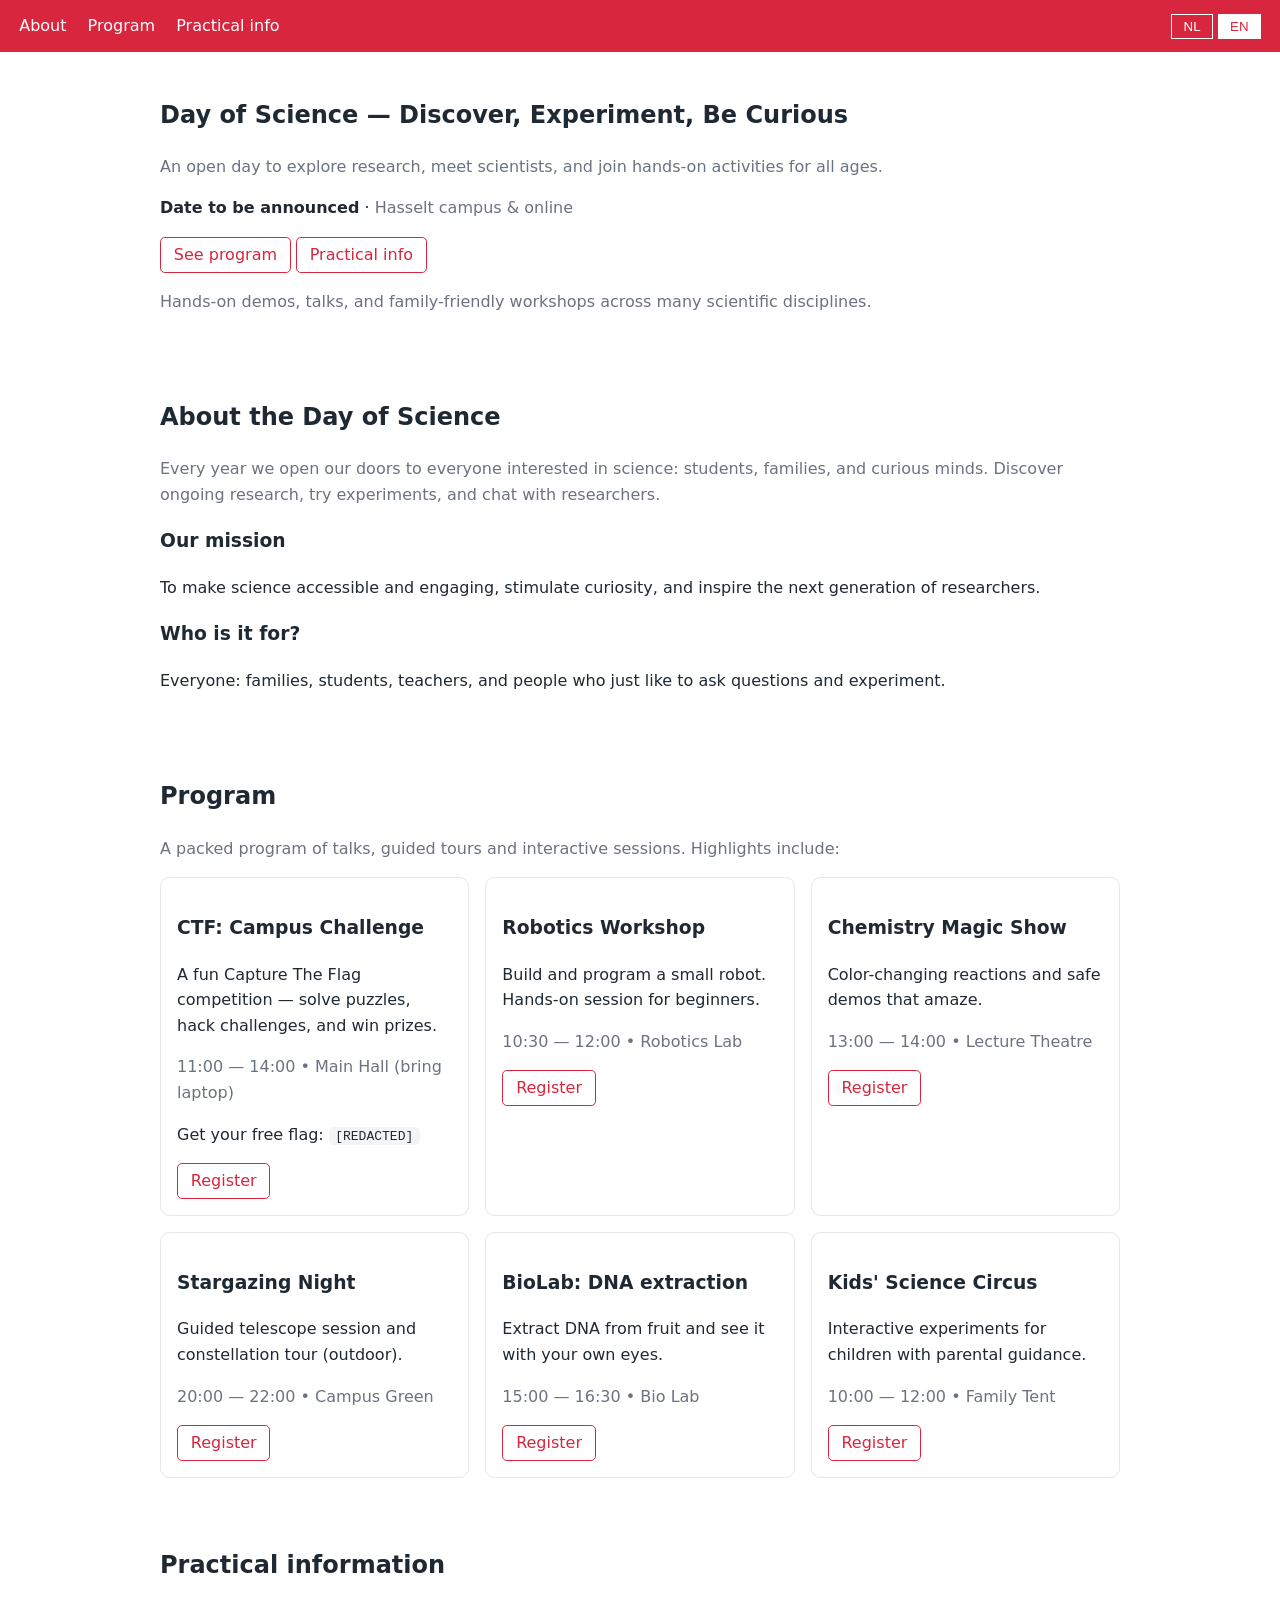
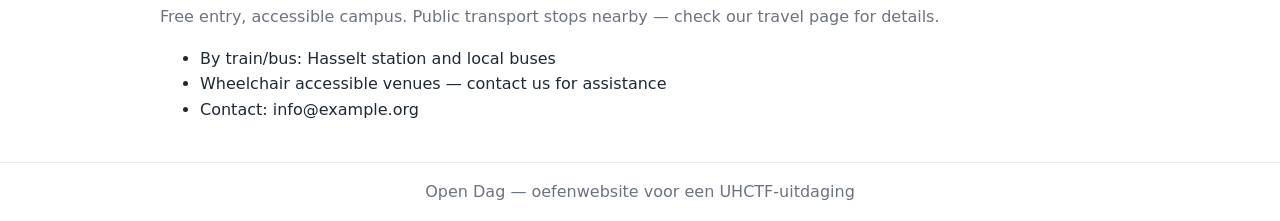
<file: challenges/webvlaggen/src/index.html>
<!doctype html>
<html lang="nl">
<head>
  <meta charset="utf-8">
  <meta name="viewport" content="width=device-width, initial-scale=1">
  <title>Open Dag</title>
  <style>
    :root{--accent:#d7263d;--muted:#6b7280}
    body{font-family:system-ui,-apple-system,"Segoe UI",Roboto,Arial,sans-serif;margin:0;color:#1f2933;line-height:1.6}
    header{background:var(--accent);color:#fff;padding:.8rem 1.2rem;display:flex;justify-content:space-between;align-items:center;flex-wrap:wrap;gap:.5rem}
    header a{color:#fff;margin-right:1rem;text-decoration:none}
    .lang button{border:1px solid #fff;background:transparent;color:#fff;padding:.25rem .7rem;cursor:pointer}
    .lang button.active{background:#fff;color:var(--accent)}
    main{max-width:960px;margin:0 auto;padding:0 1.2rem}
    section{padding:1.5rem 0}
    .grid{display:grid;grid-template-columns:repeat(auto-fill,minmax(260px,1fr));gap:1rem}
    .card{border:1px solid #e5e7eb;border-radius:.6rem;padding:1rem}
    .small,.muted{color:var(--muted)}
    .btn{display:inline-block;border:1px solid var(--accent);color:var(--accent);padding:.25rem .8rem;border-radius:.3rem;text-decoration:none}
    code{background:#f3f4f6;padding:.1rem .4rem;border-radius:.3rem}
    footer{border-top:1px solid #e5e7eb;color:var(--muted);padding:1rem 1.2rem;text-align:center}
  </style>
</head>
<body>
  <header>
    <nav>
      <a href="#about" data-i18n="nav.about"></a>
      <a href="#program" data-i18n="nav.program"></a>
      <a href="#practical" data-i18n="nav.practical"></a>
    </nav>
    <div class="lang">
      <button id="btn-nl">NL</button>
      <button id="btn-en">EN</button>
      <!-- <button id="btn-fr">FR</button> TODO: Frans toevoegen -->
    </div>
  </header>

  <main>
    <section>
      <h1 data-i18n="hero.title"></h1>
      <p class="muted" data-i18n="hero.subtitle"></p>
      <p><strong data-i18n="hero.date"></strong> · <span class="muted" data-i18n="hero.location"></span></p>
      <p><a class="btn" href="#program" data-i18n="hero.cta1"></a> <a class="btn" href="#practical" data-i18n="hero.cta2"></a></p>
      <p class="small" data-i18n="hero.card"></p>
    </section>

    <section id="about">
      <h2 data-i18n="about.title"></h2>
      <p class="muted" data-i18n="about.lead"></p>
      <h3 data-i18n="about.missionTitle"></h3>
      <p data-i18n="about.mission"></p>
      <h3 data-i18n="about.audienceTitle"></h3>
      <p data-i18n="about.audience"></p>
    </section>

    <section id="program">
      <h2 data-i18n="program.title"></h2>
      <p class="muted" data-i18n="program.lead"></p>
      <div class="grid">
        <article class="card">
          <h3 data-i18n="program.activity1.title"></h3>
          <p data-i18n="program.activity1.desc"></p>
          <p class="small" data-i18n="program.activity1.time"></p>
          <!-- Vlag 1: web-not-so-hidden -->
          <p><span data-i18n="ctf.flagText"></span> <code data-i18n="ctf.flag">web-flag-in-transit</code></p>
          <a href="#" class="btn" data-i18n="program.register"></a>
        </article>
        <article class="card">
          <h3 data-i18n="program.activity2.title"></h3>
          <p data-i18n="program.activity2.desc"></p>
          <p class="small" data-i18n="program.activity2.time"></p>
          <a href="#" class="btn" data-i18n="program.register"></a>
        </article>
        <article class="card">
          <h3 data-i18n="program.activity3.title"></h3>
          <p data-i18n="program.activity3.desc"></p>
          <p class="small" data-i18n="program.activity3.time"></p>
          <a href="#" class="btn" data-i18n="program.register"></a>
        </article>
        <article class="card">
          <h3 data-i18n="program.activity4.title"></h3>
          <p data-i18n="program.activity4.desc"></p>
          <p class="small" data-i18n="program.activity4.time"></p>
          <a href="#" class="btn" data-i18n="program.register"></a>
        </article>
        <article class="card">
          <h3 data-i18n="program.activity5.title"></h3>
          <p data-i18n="program.activity5.desc"></p>
          <p class="small" data-i18n="program.activity5.time"></p>
          <a href="#" class="btn" data-i18n="program.register"></a>
        </article>
        <article class="card">
          <h3 data-i18n="program.activity6.title"></h3>
          <p data-i18n="program.activity6.desc"></p>
          <p class="small" data-i18n="program.activity6.time"></p>
          <a href="#" class="btn" data-i18n="program.register"></a>
        </article>
      </div>
    </section>

    <section id="practical">
      <h2 data-i18n="practical.title"></h2>
      <p class="muted" data-i18n="practical.lead"></p>
      <ul>
        <li data-i18n="practical.transport"></li>
        <li data-i18n="practical.accessibility"></li>
        <li data-i18n="practical.contact"></li>
      </ul>
    </section>
  </main>

  <footer>Open Dag &mdash; oefenwebsite voor een UHCTF-uitdaging</footer>

  <script>
    // De teksten staan per taal in taal/<taal>.js. Een script (geen fetch), zodat de site ook zonder webserver vanaf schijf werkt.
    const talen = { en: "taal/en.js", nl: "taal/nl.js" };

    function laadTaal(lang, tekst) {
      document.querySelectorAll("[data-i18n]").forEach(el => {
        el.innerHTML = tekst[el.getAttribute("data-i18n")] || "";
      });
    }

    function setLang(lang) {
      if (!talen[lang]) lang = "nl";
      try { localStorage.setItem("siteLang", lang); } catch (e) {}
      document.documentElement.lang = lang;
      const script = document.createElement("script");
      script.src = talen[lang];
      document.head.appendChild(script);
      document.getElementById("btn-nl").classList.toggle("active", lang === "nl");
      document.getElementById("btn-en").classList.toggle("active", lang === "en");
    }

    document.getElementById("btn-nl").addEventListener("click", () => setLang("nl"));
    document.getElementById("btn-en").addEventListener("click", () => setLang("en"));
    let opgeslagen = null;
    try { opgeslagen = localStorage.getItem("siteLang"); } catch (e) {}
    setLang(opgeslagen || (navigator.language.startsWith("nl") ? "nl" : "en"));
  </script>
</body>
</html>
</file>
